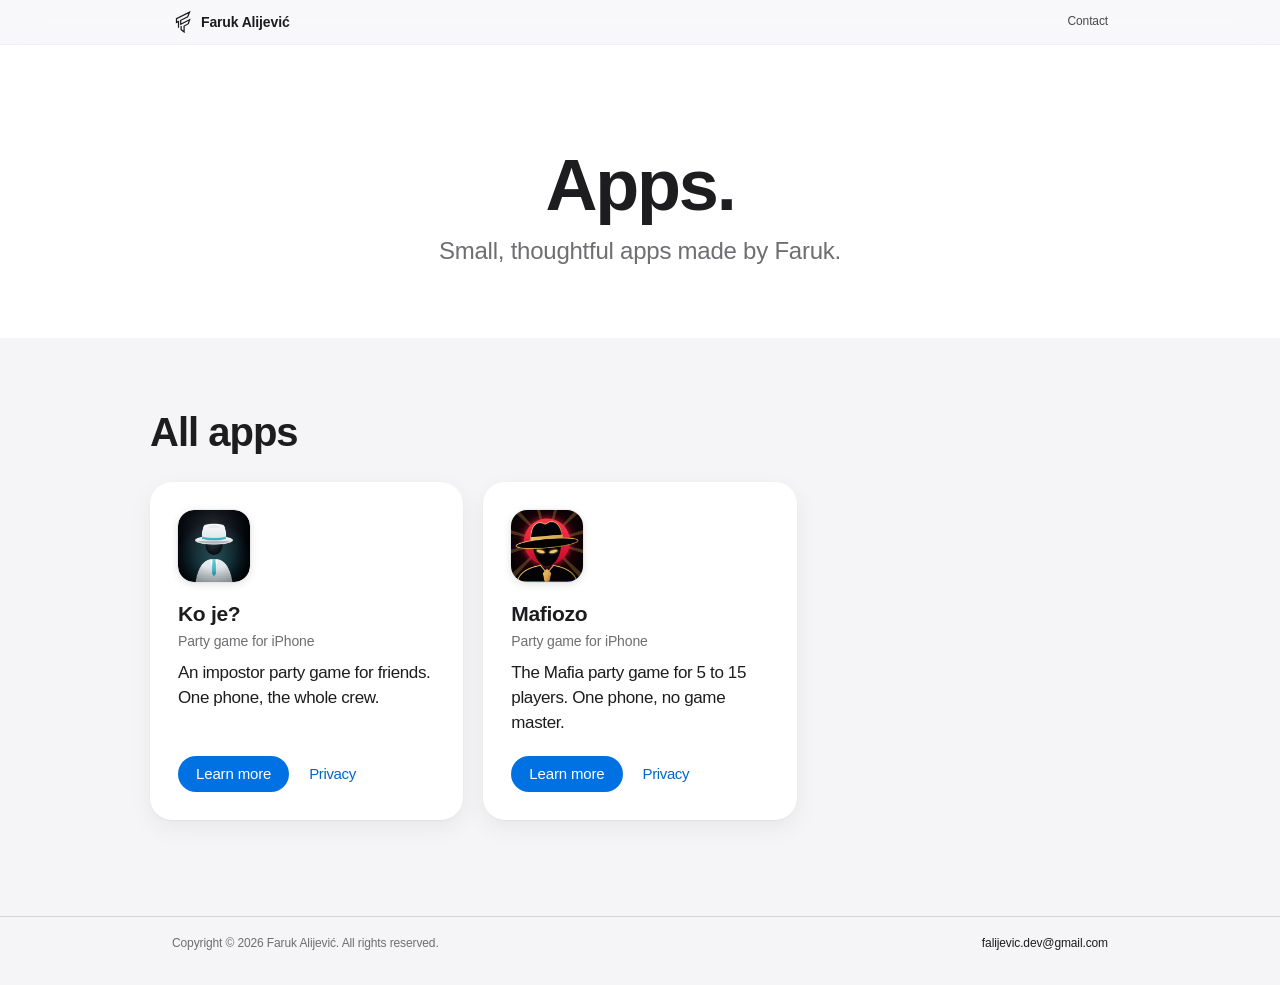
<file: index.html>
<!doctype html>
<html lang="en">
<head>
  <meta charset="utf-8">
  <meta name="viewport" content="width=device-width, initial-scale=1">
  <title>Faruk Alijević | Apps</title>
  <meta name="description" content="Small, thoughtful apps made by Faruk.">
  <meta name="color-scheme" content="light dark">
  <meta name="theme-color" content="#ffffff" media="(prefers-color-scheme: light)">
  <meta name="theme-color" content="#000000" media="(prefers-color-scheme: dark)">
  <link rel="icon" href="favicon.svg?v=1" type="image/svg+xml">
  <link rel="icon" href="favicon-32.png?v=1" sizes="32x32" type="image/png">
  <link rel="apple-touch-icon" href="apple-touch-icon.png?v=1">
  <link rel="stylesheet" href="style.css?v=4">
</head>
<body>
<nav class="globalnav" aria-label="Site">
  <div class="inner">
    <span class="brand"><svg class="logo" viewBox="88 88 460 460" aria-hidden="true"><path d="M224 436V306L182 327V250L455 111L417 209L270 282V366L457 271L430 353L341 402V526L279 477V400"/></svg>Faruk Alijević</span>
    <a href="mailto:falijevic.dev@gmail.com">Contact</a>
  </div>
</nav>

<main>
  <header class="hero">
    <h1>Apps.</h1>
    <p>Small, thoughtful apps made by Faruk.</p>
  </header>

  <section class="section" aria-labelledby="all-apps">
    <div class="inner">
      <h2 id="all-apps">All apps</h2>
      <ul class="apps">
        <li class="app">
          <img src="koje/icon.png" alt="" width="72" height="72">
          <div>
            <h3>Ko je?</h3>
            <p class="meta">Party game for iPhone</p>
            <p class="desc">An impostor party game for friends. One phone, the whole crew.</p>
          </div>
          <div class="links">
            <a class="pill" href="koje/" aria-label="Learn more about Ko je?">Learn more</a>
            <a href="koje/privacy.html" aria-label="Ko je? privacy policy">Privacy</a>
          </div>
        </li>
        <li class="app">
          <img src="mafiozo/icon.png" alt="" width="72" height="72">
          <div>
            <h3>Mafiozo</h3>
            <p class="meta">Party game for iPhone</p>
            <p class="desc">The Mafia party game for 5 to 15 players. One phone, no game master.</p>
          </div>
          <div class="links">
            <a class="pill" href="mafiozo/" aria-label="Learn more about Mafiozo">Learn more</a>
            <a href="mafiozo/privacy.html" aria-label="Mafiozo privacy policy">Privacy</a>
          </div>
        </li>
      </ul>
    </div>
  </section>
</main>

<footer>
  <div class="inner">
    <span>Copyright © 2026 Faruk Alijević. All rights reserved.</span>
    <a href="mailto:falijevic.dev@gmail.com">falijevic.dev@gmail.com</a>
  </div>
</footer>
</body>
</html>
</file>
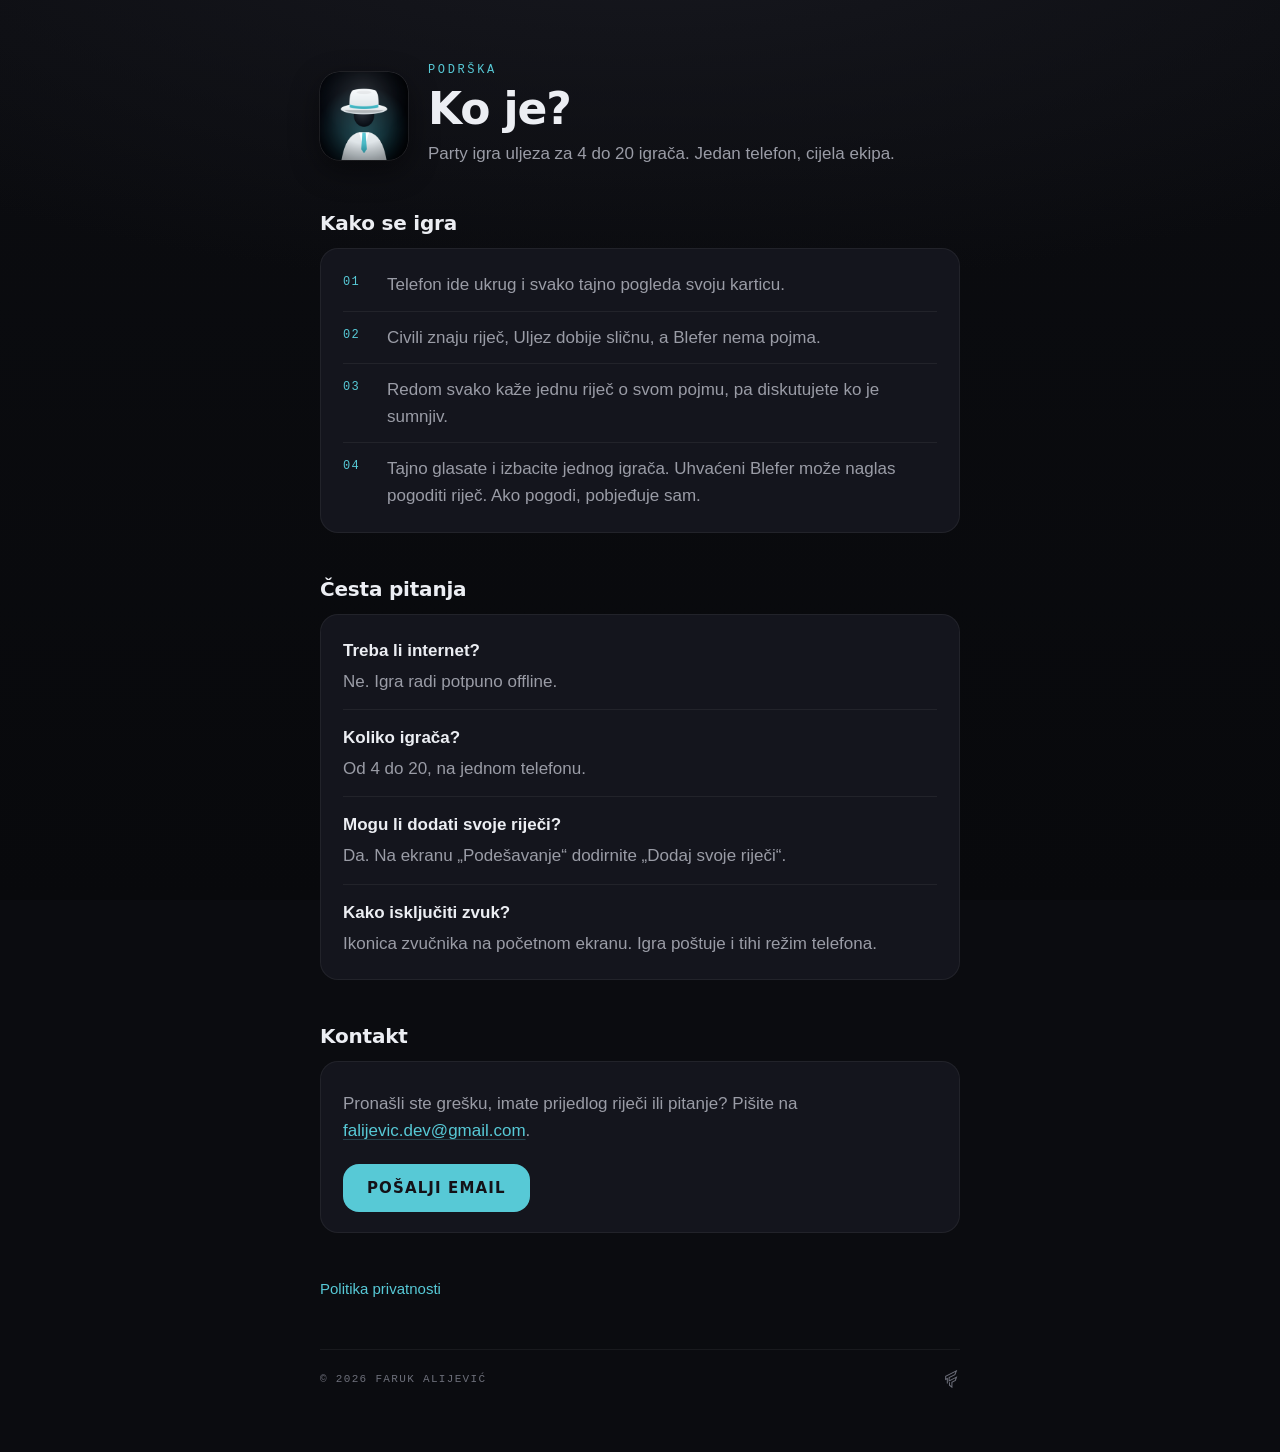
<file: koje/index.html>
<!doctype html>
<html lang="bs">
<head>
  <meta charset="utf-8">
  <meta name="viewport" content="width=device-width, initial-scale=1">
  <title>Ko je? | Podrška</title>
  <meta name="description" content="Ko je? Party igra uljeza za ekipu. Pomoć, pravila i kontakt.">
  <meta name="color-scheme" content="dark">
  <meta name="theme-color" content="#0b0c10">
  <link rel="icon" href="icon.png">
  <link rel="stylesheet" href="style.css?v=4">
</head>
<body>
<main>
  <header class="hero">
    <img src="icon.png" alt="" width="88" height="88">
    <div>
      <div class="kicker">Podrška</div>
      <h1>Ko je?</h1>
      <p class="lede">Party igra uljeza za 4 do 20 igrača. Jedan telefon, cijela ekipa.</p>
    </div>
  </header>

  <section aria-labelledby="pravila">
    <h2 id="pravila">Kako se igra</h2>
    <div class="card">
      <ol class="steps">
        <li><p>Telefon ide ukrug i svako tajno pogleda svoju karticu.</p></li>
        <li><p>Civili znaju riječ, Uljez dobije sličnu, a Blefer nema pojma.</p></li>
        <li><p>Redom svako kaže jednu riječ o svom pojmu, pa diskutujete ko je sumnjiv.</p></li>
        <li><p>Tajno glasate i izbacite jednog igrača. Uhvaćeni Blefer može naglas pogoditi riječ. Ako pogodi, pobjeđuje sam.</p></li>
      </ol>
    </div>
  </section>

  <section aria-labelledby="pitanja">
    <h2 id="pitanja">Česta pitanja</h2>
    <div class="card">
      <dl class="faq">
        <div><dt>Treba li internet?</dt><dd>Ne. Igra radi potpuno offline.</dd></div>
        <div><dt>Koliko igrača?</dt><dd>Od 4 do 20, na jednom telefonu.</dd></div>
        <div><dt>Mogu li dodati svoje riječi?</dt><dd>Da. Na ekranu „Podešavanje“ dodirnite „Dodaj svoje riječi“.</dd></div>
        <div><dt>Kako isključiti zvuk?</dt><dd>Ikonica zvučnika na početnom ekranu. Igra poštuje i tihi režim telefona.</dd></div>
      </dl>
    </div>
  </section>

  <section aria-labelledby="kontakt">
    <h2 id="kontakt">Kontakt</h2>
    <div class="card">
      <p>Pronašli ste grešku, imate prijedlog riječi ili pitanje? Pišite na
        <a href="mailto:falijevic.dev@gmail.com">falijevic.dev@gmail.com</a>.</p>
      <a class="button" href="mailto:falijevic.dev@gmail.com">Pošalji email</a>
    </div>
  </section>

  <nav class="pagenav" aria-label="Stranice">
    <a href="privacy.html">Politika privatnosti</a>
  </nav>
  <footer>
    <span>© 2026 Faruk Alijević</span>
    <a class="home" href="../" aria-label="Sve aplikacije" title="Sve aplikacije"><svg viewBox="88 88 460 460" aria-hidden="true"><path d="M224 436V306L182 327V250L455 111L417 209L270 282V366L457 271L430 353L341 402V526L279 477V400"/></svg></a>
  </footer>
</main>
</body>
</html>
</file>
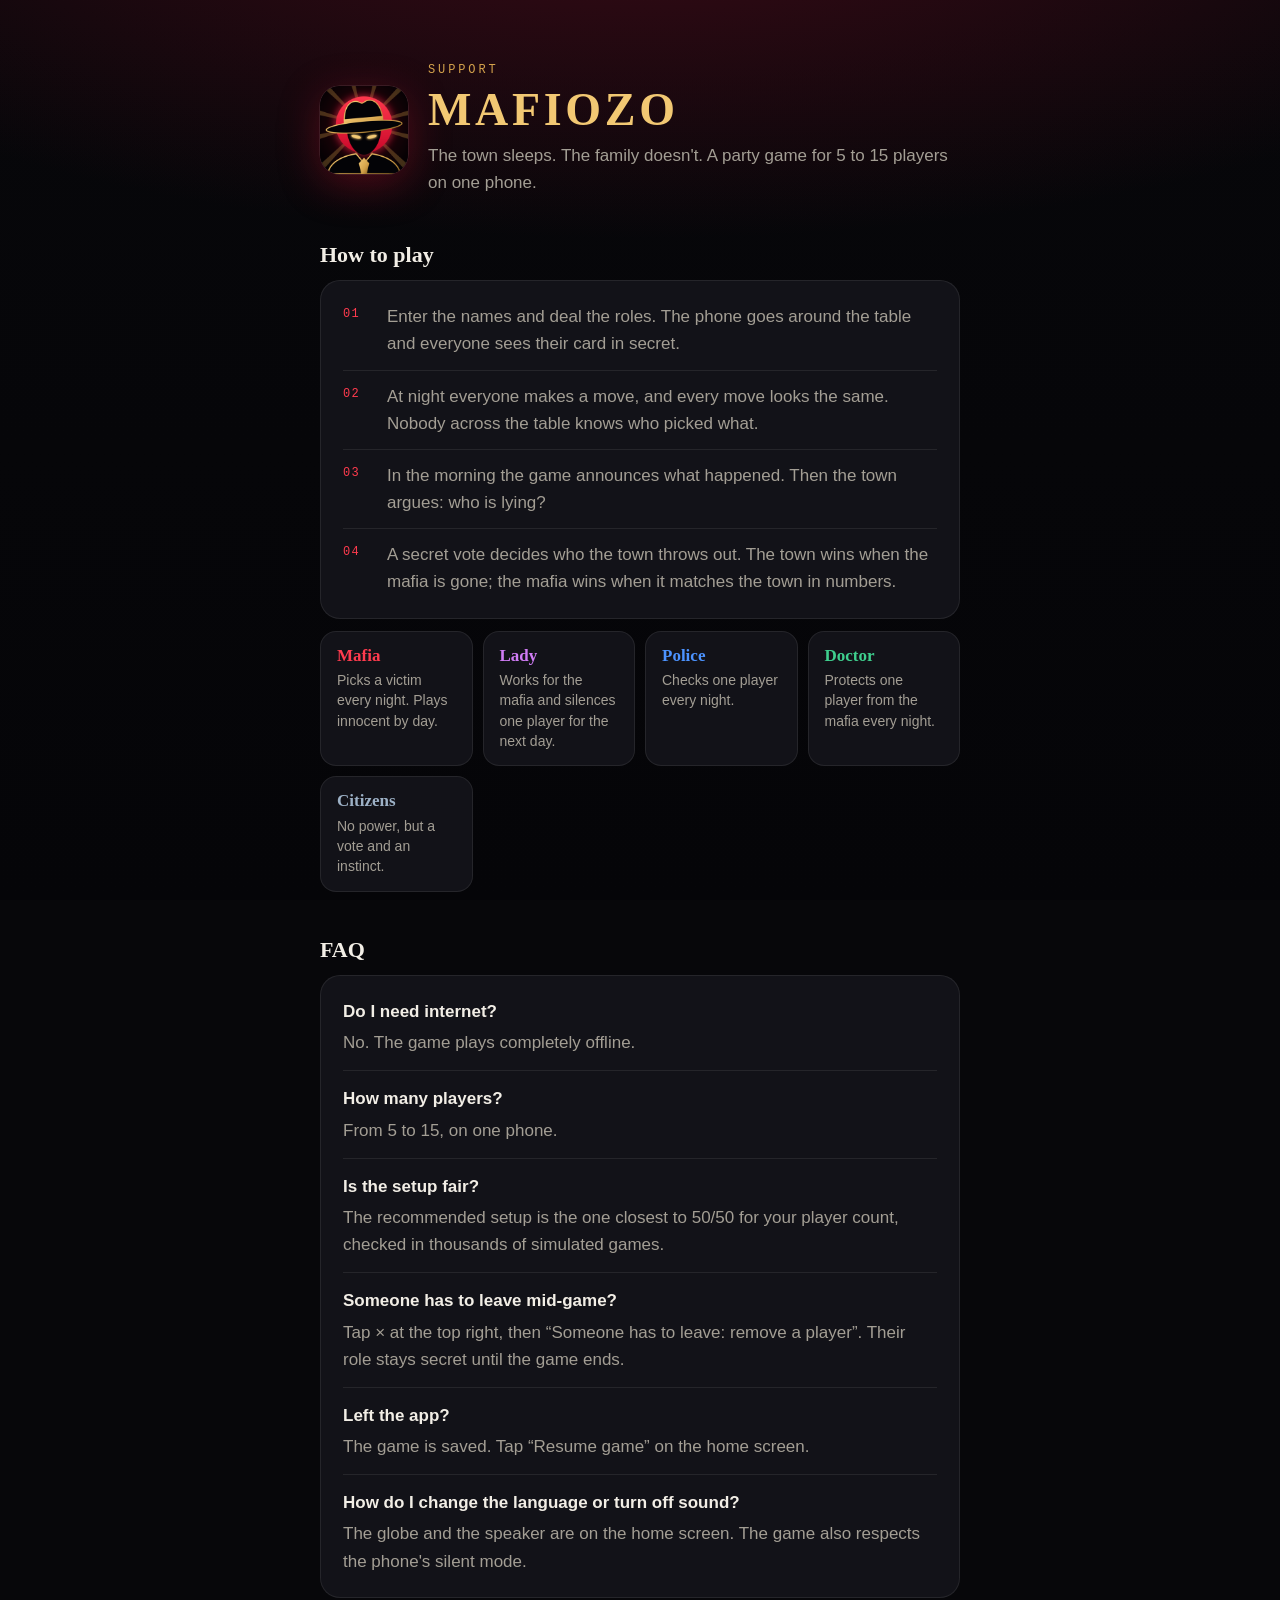
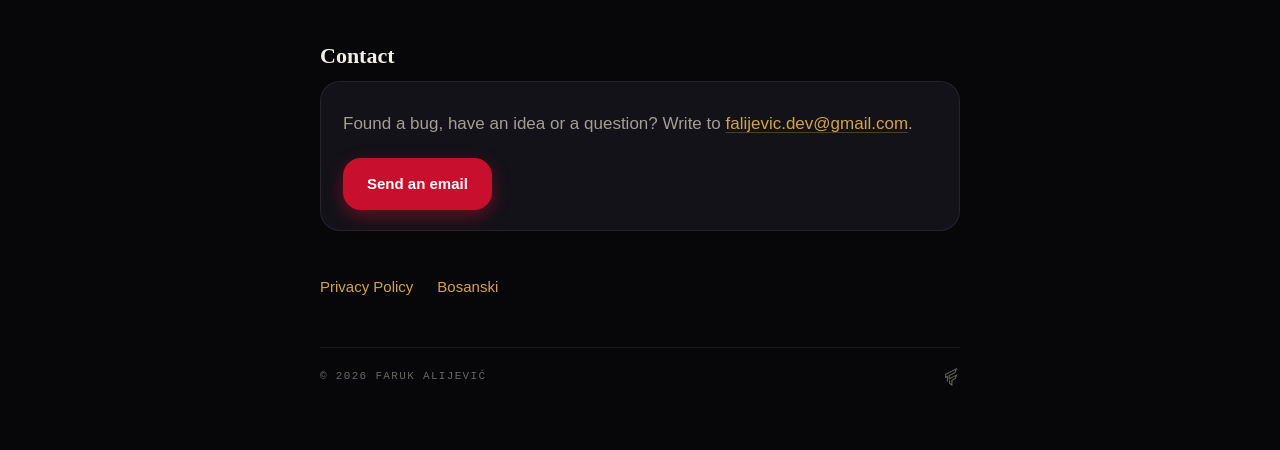
<file: mafiozo/index.html>
<!doctype html>
<html lang="en">
<head>
  <meta charset="utf-8">
  <meta name="viewport" content="width=device-width, initial-scale=1">
  <title>Mafiozo | Support</title>
  <meta name="description" content="Mafiozo, the mafia party game for your crew on one phone. Rules, help and contact.">
  <meta name="color-scheme" content="dark">
  <meta name="theme-color" content="#07070a">
  <link rel="alternate" hreflang="en" href="https://falijevic.github.io/mafiozo/">
  <link rel="alternate" hreflang="bs" href="https://falijevic.github.io/mafiozo/bs/">
  <link rel="alternate" hreflang="x-default" href="https://falijevic.github.io/mafiozo/">
  <link rel="icon" href="icon.png">
  <link rel="stylesheet" href="style.css?v=1">
</head>
<body>
<main>
  <header class="hero">
    <img src="icon.png" alt="" width="88" height="88">
    <div>
      <div class="kicker">Support</div>
      <h1>Mafiozo</h1>
      <p class="lede">The town sleeps. The family doesn't. A party game for 5 to 15 players on one phone.</p>
    </div>
  </header>

  <section aria-labelledby="rules">
    <h2 id="rules">How to play</h2>
    <div class="card">
      <ol class="steps">
        <li><p>Enter the names and deal the roles. The phone goes around the table and everyone sees their card in secret.</p></li>
        <li><p>At night everyone makes a move, and every move looks the same. Nobody across the table knows who picked what.</p></li>
        <li><p>In the morning the game announces what happened. Then the town argues: who is lying?</p></li>
        <li><p>A secret vote decides who the town throws out. The town wins when the mafia is gone; the mafia wins when it matches the town in numbers.</p></li>
      </ol>
    </div>
    <ul class="roles">
      <li class="mafia"><strong>Mafia</strong><span>Picks a victim every night. Plays innocent by day.</span></li>
      <li class="lady"><strong>Lady</strong><span>Works for the mafia and silences one player for the next day.</span></li>
      <li class="police"><strong>Police</strong><span>Checks one player every night.</span></li>
      <li class="doctor"><strong>Doctor</strong><span>Protects one player from the mafia every night.</span></li>
      <li class="citizen"><strong>Citizens</strong><span>No power, but a vote and an instinct.</span></li>
    </ul>
  </section>

  <section aria-labelledby="faq">
    <h2 id="faq">FAQ</h2>
    <div class="card">
      <dl class="faq">
        <div><dt>Do I need internet?</dt><dd>No. The game plays completely offline.</dd></div>
        <div><dt>How many players?</dt><dd>From 5 to 15, on one phone.</dd></div>
        <div><dt>Is the setup fair?</dt><dd>The recommended setup is the one closest to 50/50 for your player count, checked in thousands of simulated games.</dd></div>
        <div><dt>Someone has to leave mid-game?</dt><dd>Tap × at the top right, then “Someone has to leave: remove a player”. Their role stays secret until the game ends.</dd></div>
        <div><dt>Left the app?</dt><dd>The game is saved. Tap “Resume game” on the home screen.</dd></div>
        <div><dt>How do I change the language or turn off sound?</dt><dd>The globe and the speaker are on the home screen. The game also respects the phone's silent mode.</dd></div>
      </dl>
    </div>
  </section>

  <section aria-labelledby="contact">
    <h2 id="contact">Contact</h2>
    <div class="card">
      <p>Found a bug, have an idea or a question? Write to
        <a href="mailto:falijevic.dev@gmail.com">falijevic.dev@gmail.com</a>.</p>
      <a class="button" href="mailto:falijevic.dev@gmail.com">Send an email</a>
    </div>
  </section>

  <nav class="pagenav" aria-label="Pages">
    <a href="privacy.html">Privacy Policy</a>
    <a href="bs/" hreflang="bs" lang="bs">Bosanski</a>
  </nav>
  <footer>
    <span>© 2026 Faruk Alijević</span>
    <a class="home" href="../" aria-label="All apps" title="All apps"><svg viewBox="88 88 460 460" aria-hidden="true"><path d="M224 436V306L182 327V250L455 111L417 209L270 282V366L457 271L430 353L341 402V526L279 477V400"/></svg></a>
  </footer>
</main>
</body>
</html>
</file>
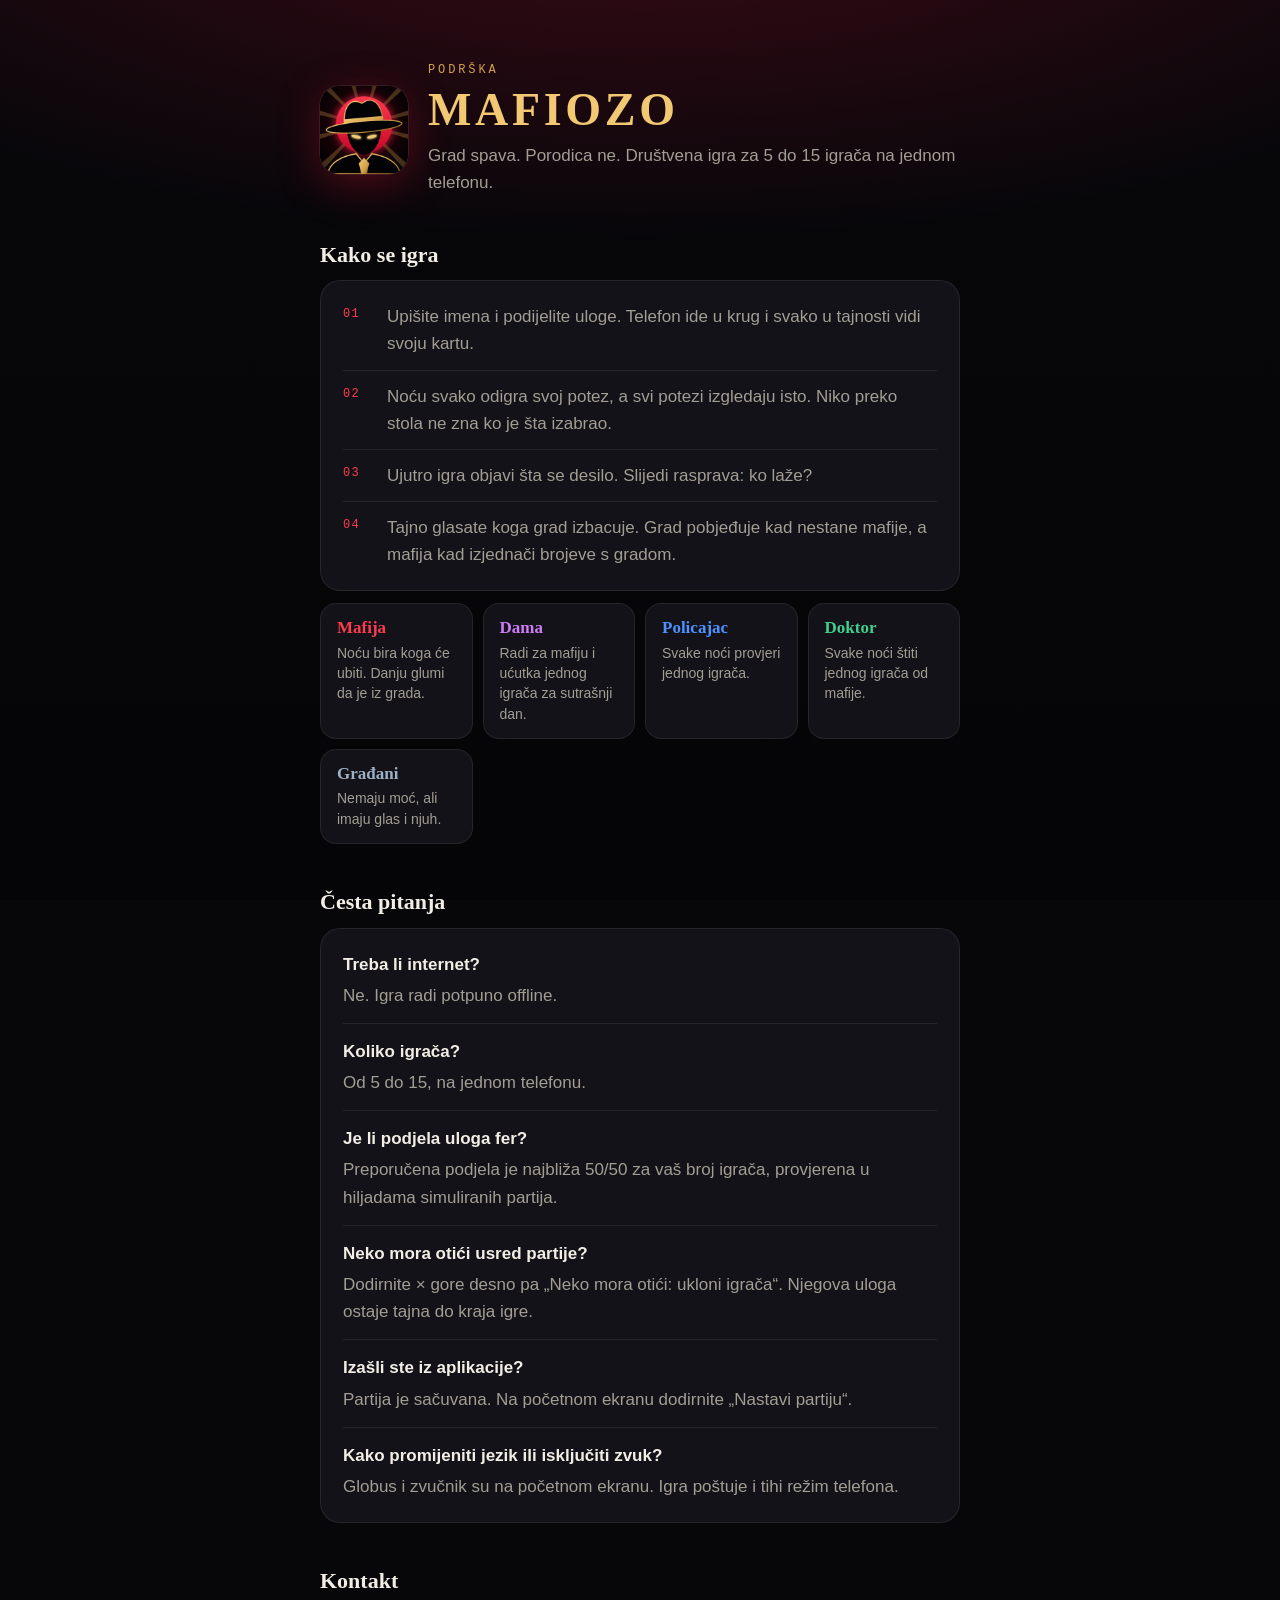
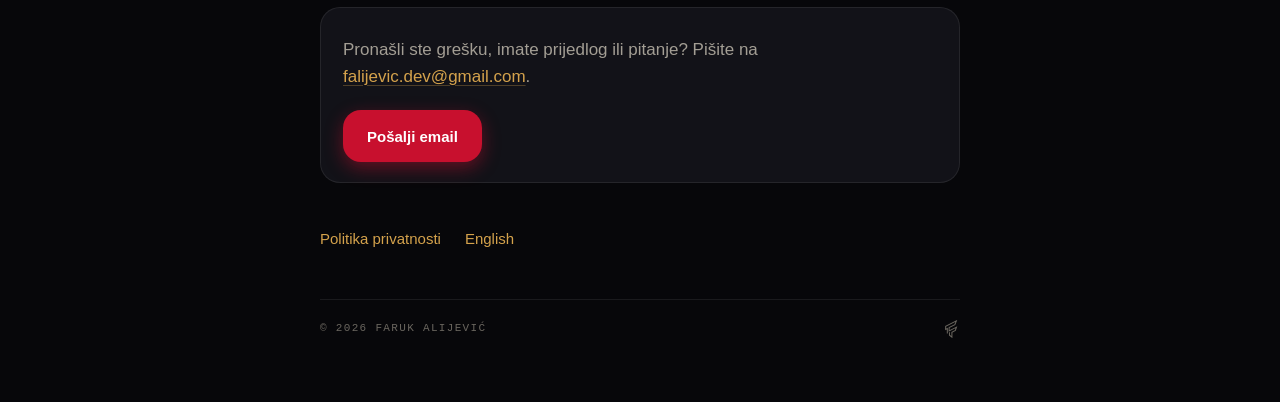
<file: mafiozo/bs/index.html>
<!doctype html>
<html lang="bs">
<head>
  <meta charset="utf-8">
  <meta name="viewport" content="width=device-width, initial-scale=1">
  <title>Mafiozo | Podrška</title>
  <meta name="description" content="Mafiozo, društvena igra mafije za ekipu na jednom telefonu. Pravila, pomoć i kontakt.">
  <meta name="color-scheme" content="dark">
  <meta name="theme-color" content="#07070a">
  <link rel="alternate" hreflang="en" href="https://falijevic.github.io/mafiozo/">
  <link rel="alternate" hreflang="bs" href="https://falijevic.github.io/mafiozo/bs/">
  <link rel="alternate" hreflang="x-default" href="https://falijevic.github.io/mafiozo/">
  <link rel="icon" href="../icon.png">
  <link rel="stylesheet" href="../style.css?v=1">
</head>
<body>
<main>
  <header class="hero">
    <img src="../icon.png" alt="" width="88" height="88">
    <div>
      <div class="kicker">Podrška</div>
      <h1>Mafiozo</h1>
      <p class="lede">Grad spava. Porodica ne. Društvena igra za 5 do 15 igrača na jednom telefonu.</p>
    </div>
  </header>

  <section aria-labelledby="pravila">
    <h2 id="pravila">Kako se igra</h2>
    <div class="card">
      <ol class="steps">
        <li><p>Upišite imena i podijelite uloge. Telefon ide u krug i svako u tajnosti vidi svoju kartu.</p></li>
        <li><p>Noću svako odigra svoj potez, a svi potezi izgledaju isto. Niko preko stola ne zna ko je šta izabrao.</p></li>
        <li><p>Ujutro igra objavi šta se desilo. Slijedi rasprava: ko laže?</p></li>
        <li><p>Tajno glasate koga grad izbacuje. Grad pobjeđuje kad nestane mafije, a mafija kad izjednači brojeve s gradom.</p></li>
      </ol>
    </div>
    <ul class="roles">
      <li class="mafia"><strong>Mafija</strong><span>Noću bira koga će ubiti. Danju glumi da je iz grada.</span></li>
      <li class="lady"><strong>Dama</strong><span>Radi za mafiju i ućutka jednog igrača za sutrašnji dan.</span></li>
      <li class="police"><strong>Policajac</strong><span>Svake noći provjeri jednog igrača.</span></li>
      <li class="doctor"><strong>Doktor</strong><span>Svake noći štiti jednog igrača od mafije.</span></li>
      <li class="citizen"><strong>Građani</strong><span>Nemaju moć, ali imaju glas i njuh.</span></li>
    </ul>
  </section>

  <section aria-labelledby="pitanja">
    <h2 id="pitanja">Česta pitanja</h2>
    <div class="card">
      <dl class="faq">
        <div><dt>Treba li internet?</dt><dd>Ne. Igra radi potpuno offline.</dd></div>
        <div><dt>Koliko igrača?</dt><dd>Od 5 do 15, na jednom telefonu.</dd></div>
        <div><dt>Je li podjela uloga fer?</dt><dd>Preporučena podjela je najbliža 50/50 za vaš broj igrača, provjerena u hiljadama simuliranih partija.</dd></div>
        <div><dt>Neko mora otići usred partije?</dt><dd>Dodirnite × gore desno pa „Neko mora otići: ukloni igrača“. Njegova uloga ostaje tajna do kraja igre.</dd></div>
        <div><dt>Izašli ste iz aplikacije?</dt><dd>Partija je sačuvana. Na početnom ekranu dodirnite „Nastavi partiju“.</dd></div>
        <div><dt>Kako promijeniti jezik ili isključiti zvuk?</dt><dd>Globus i zvučnik su na početnom ekranu. Igra poštuje i tihi režim telefona.</dd></div>
      </dl>
    </div>
  </section>

  <section aria-labelledby="kontakt">
    <h2 id="kontakt">Kontakt</h2>
    <div class="card">
      <p>Pronašli ste grešku, imate prijedlog ili pitanje? Pišite na
        <a href="mailto:falijevic.dev@gmail.com">falijevic.dev@gmail.com</a>.</p>
      <a class="button" href="mailto:falijevic.dev@gmail.com">Pošalji email</a>
    </div>
  </section>

  <nav class="pagenav" aria-label="Stranice">
    <a href="privacy.html">Politika privatnosti</a>
    <a href="../" hreflang="en" lang="en">English</a>
  </nav>
  <footer>
    <span>© 2026 Faruk Alijević</span>
    <a class="home" href="../../" aria-label="Sve aplikacije" title="Sve aplikacije"><svg viewBox="88 88 460 460" aria-hidden="true"><path d="M224 436V306L182 327V250L455 111L417 209L270 282V366L457 271L430 353L341 402V526L279 477V400"/></svg></a>
  </footer>
</main>
</body>
</html>
</file>
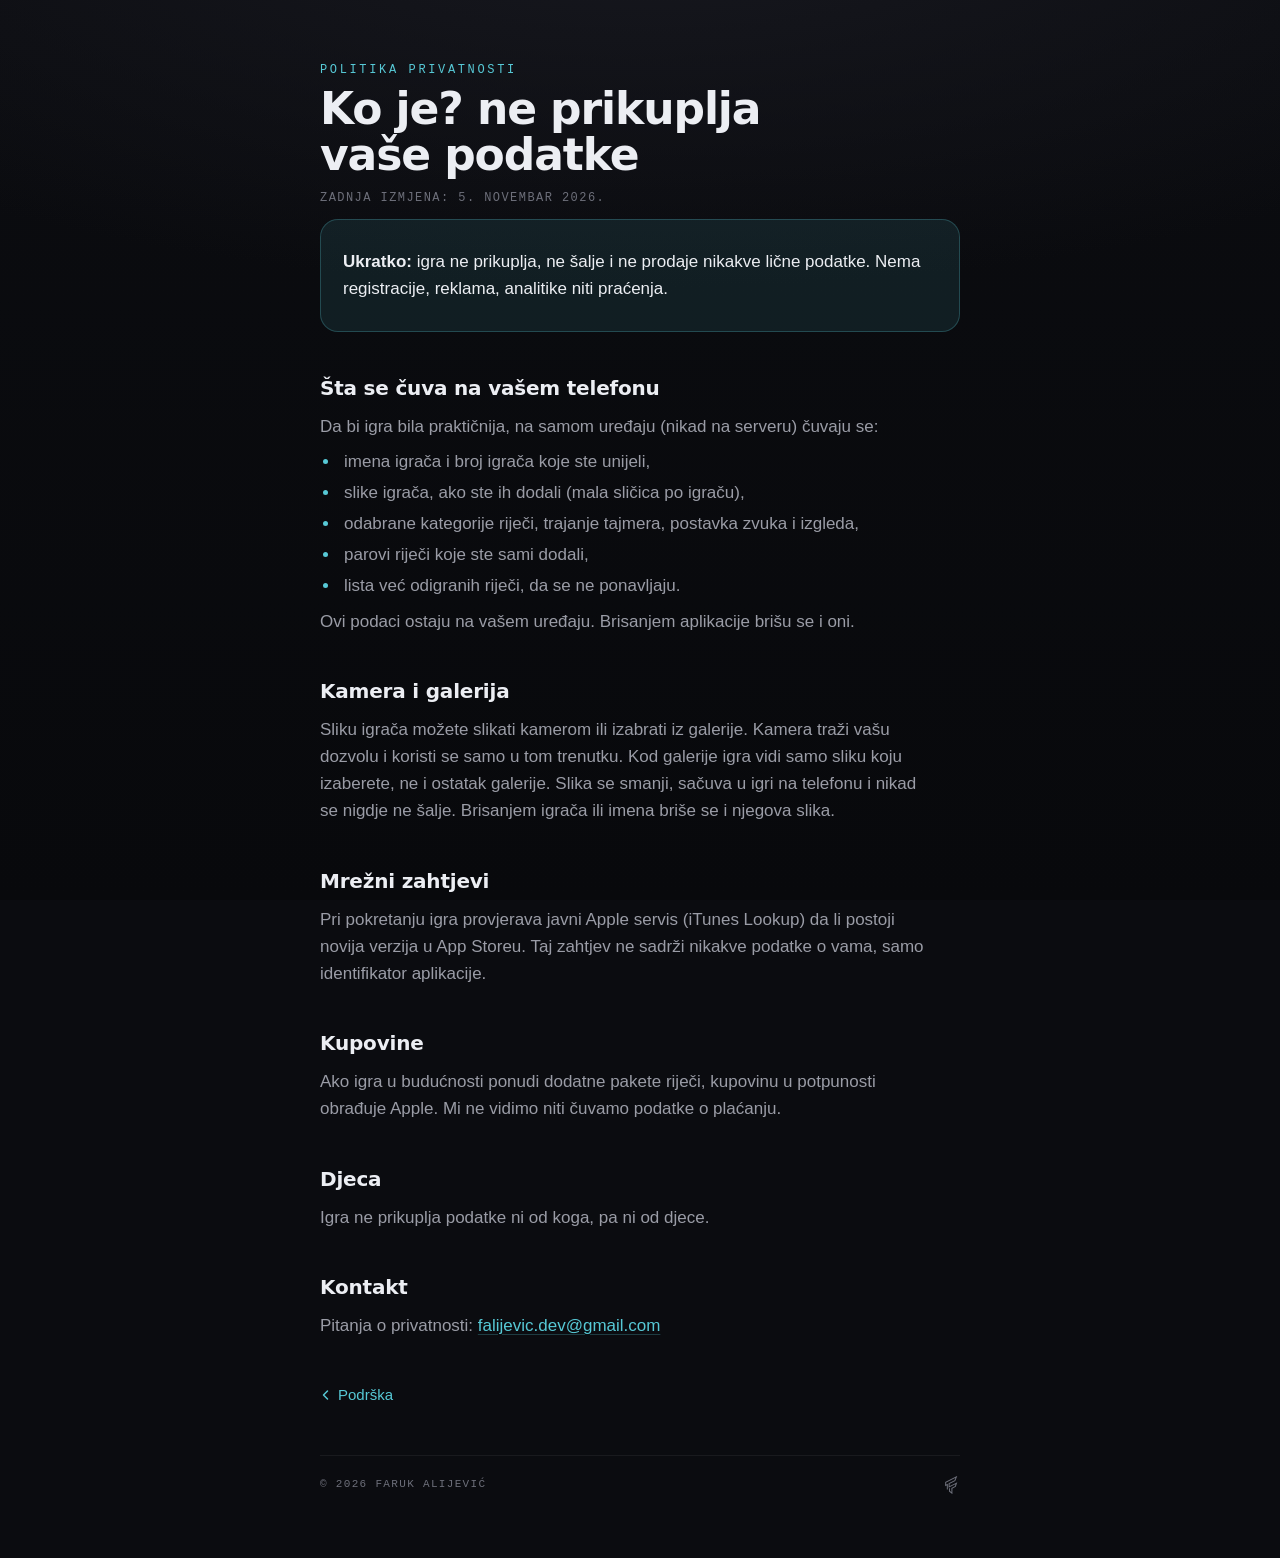
<file: koje/privacy.html>
<!doctype html>
<html lang="bs">
<head>
  <meta charset="utf-8">
  <meta name="viewport" content="width=device-width, initial-scale=1">
  <title>Ko je? | Privatnost</title>
  <meta name="description" content="Politika privatnosti za igru Ko je?">
  <meta name="color-scheme" content="dark">
  <meta name="theme-color" content="#0b0c10">
  <link rel="icon" href="icon.png">
  <link rel="stylesheet" href="style.css?v=4">
</head>
<body>
<main>
  <header>
    <div class="kicker">Politika privatnosti</div>
    <h1>Ko je? ne prikuplja vaše podatke</h1>
    <p class="updated">Zadnja izmjena: 5. novembar 2026.</p>
  </header>

  <div class="card soft">
    <p><strong>Ukratko:</strong> igra ne prikuplja, ne šalje i ne prodaje nikakve lične podatke. Nema registracije, reklama, analitike niti praćenja.</p>
  </div>

  <section aria-labelledby="uredjaj">
    <h2 id="uredjaj">Šta se čuva na vašem telefonu</h2>
    <p>Da bi igra bila praktičnija, na samom uređaju (nikad na serveru) čuvaju se:</p>
    <ul class="plain">
      <li>imena igrača i broj igrača koje ste unijeli,</li>
      <li>slike igrača, ako ste ih dodali (mala sličica po igraču),</li>
      <li>odabrane kategorije riječi, trajanje tajmera, postavka zvuka i izgleda,</li>
      <li>parovi riječi koje ste sami dodali,</li>
      <li>lista već odigranih riječi, da se ne ponavljaju.</li>
    </ul>
    <p>Ovi podaci ostaju na vašem uređaju. Brisanjem aplikacije brišu se i oni.</p>
  </section>

  <section aria-labelledby="slike">
    <h2 id="slike">Kamera i galerija</h2>
    <p>Sliku igrača možete slikati kamerom ili izabrati iz galerije. Kamera traži vašu dozvolu i koristi se samo u tom trenutku. Kod galerije igra vidi samo sliku koju izaberete, ne i ostatak galerije. Slika se smanji, sačuva u igri na telefonu i nikad se nigdje ne šalje. Brisanjem igrača ili imena briše se i njegova slika.</p>
  </section>

  <section aria-labelledby="mreza">
    <h2 id="mreza">Mrežni zahtjevi</h2>
    <p>Pri pokretanju igra provjerava javni Apple servis (iTunes Lookup) da li postoji novija verzija u App Storeu. Taj zahtjev ne sadrži nikakve podatke o vama, samo identifikator aplikacije.</p>
  </section>

  <section aria-labelledby="kupovine">
    <h2 id="kupovine">Kupovine</h2>
    <p>Ako igra u budućnosti ponudi dodatne pakete riječi, kupovinu u potpunosti obrađuje Apple. Mi ne vidimo niti čuvamo podatke o plaćanju.</p>
  </section>

  <section aria-labelledby="djeca">
    <h2 id="djeca">Djeca</h2>
    <p>Igra ne prikuplja podatke ni od koga, pa ni od djece.</p>
  </section>

  <section aria-labelledby="kontakt">
    <h2 id="kontakt">Kontakt</h2>
    <p>Pitanja o privatnosti: <a href="mailto:falijevic.dev@gmail.com">falijevic.dev@gmail.com</a></p>
  </section>

  <nav class="pagenav" aria-label="Stranice">
    <a href="index.html"><svg viewBox="0 0 12 12" aria-hidden="true"><path d="M7.5 2 3.5 6l4 4" fill="none" stroke="currentColor" stroke-width="1.5" stroke-linecap="round" stroke-linejoin="round"/></svg>Podrška</a>
  </nav>
  <footer>
    <span>© 2026 Faruk Alijević</span>
    <a class="home" href="../" aria-label="Sve aplikacije" title="Sve aplikacije"><svg viewBox="88 88 460 460" aria-hidden="true"><path d="M224 436V306L182 327V250L455 111L417 209L270 282V366L457 271L430 353L341 402V526L279 477V400"/></svg></a>
  </footer>
</main>
</body>
</html>
</file>
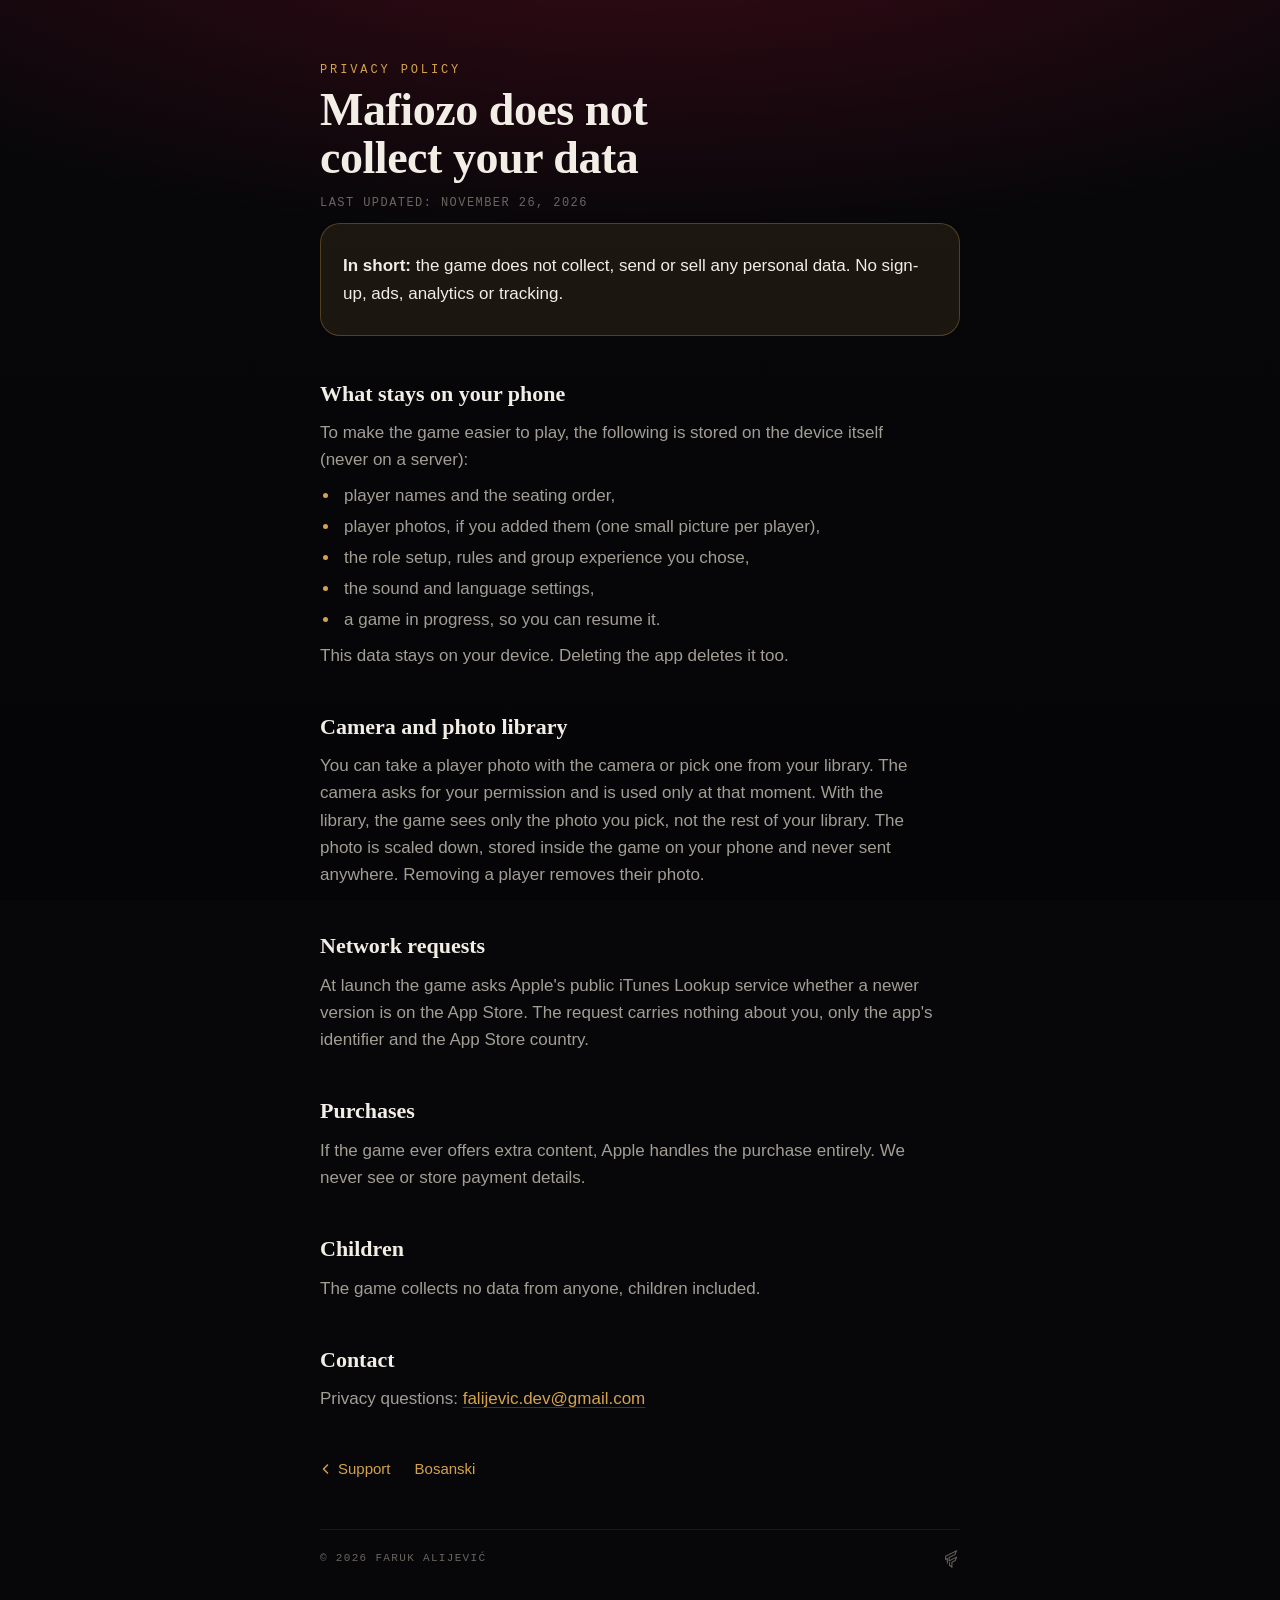
<file: mafiozo/privacy.html>
<!doctype html>
<html lang="en">
<head>
  <meta charset="utf-8">
  <meta name="viewport" content="width=device-width, initial-scale=1">
  <title>Mafiozo | Privacy</title>
  <meta name="description" content="Privacy policy for the Mafiozo game.">
  <meta name="color-scheme" content="dark">
  <meta name="theme-color" content="#07070a">
  <link rel="alternate" hreflang="en" href="https://falijevic.github.io/mafiozo/privacy.html">
  <link rel="alternate" hreflang="bs" href="https://falijevic.github.io/mafiozo/bs/privacy.html">
  <link rel="alternate" hreflang="x-default" href="https://falijevic.github.io/mafiozo/privacy.html">
  <link rel="icon" href="icon.png">
  <link rel="stylesheet" href="style.css?v=1">
</head>
<body>
<main>
  <header>
    <div class="kicker">Privacy Policy</div>
    <h1>Mafiozo does not collect your data</h1>
    <p class="updated">Last updated: November 26, 2026</p>
  </header>

  <div class="card soft">
    <p><strong>In short:</strong> the game does not collect, send or sell any personal data. No sign-up, ads, analytics or tracking.</p>
  </div>

  <section aria-labelledby="device">
    <h2 id="device">What stays on your phone</h2>
    <p>To make the game easier to play, the following is stored on the device itself (never on a server):</p>
    <ul class="plain">
      <li>player names and the seating order,</li>
      <li>player photos, if you added them (one small picture per player),</li>
      <li>the role setup, rules and group experience you chose,</li>
      <li>the sound and language settings,</li>
      <li>a game in progress, so you can resume it.</li>
    </ul>
    <p>This data stays on your device. Deleting the app deletes it too.</p>
  </section>

  <section aria-labelledby="photos">
    <h2 id="photos">Camera and photo library</h2>
    <p>You can take a player photo with the camera or pick one from your library. The camera asks for your permission and is used only at that moment. With the library, the game sees only the photo you pick, not the rest of your library. The photo is scaled down, stored inside the game on your phone and never sent anywhere. Removing a player removes their photo.</p>
  </section>

  <section aria-labelledby="network">
    <h2 id="network">Network requests</h2>
    <p>At launch the game asks Apple's public iTunes Lookup service whether a newer version is on the App Store. The request carries nothing about you, only the app's identifier and the App Store country.</p>
  </section>

  <section aria-labelledby="purchases">
    <h2 id="purchases">Purchases</h2>
    <p>If the game ever offers extra content, Apple handles the purchase entirely. We never see or store payment details.</p>
  </section>

  <section aria-labelledby="children">
    <h2 id="children">Children</h2>
    <p>The game collects no data from anyone, children included.</p>
  </section>

  <section aria-labelledby="contact">
    <h2 id="contact">Contact</h2>
    <p>Privacy questions: <a href="mailto:falijevic.dev@gmail.com">falijevic.dev@gmail.com</a></p>
  </section>

  <nav class="pagenav" aria-label="Pages">
    <a href="./"><svg viewBox="0 0 12 12" aria-hidden="true"><path d="M7.5 2 3.5 6l4 4" fill="none" stroke="currentColor" stroke-width="1.5" stroke-linecap="round" stroke-linejoin="round"/></svg>Support</a>
    <a href="bs/privacy.html" hreflang="bs" lang="bs">Bosanski</a>
  </nav>
  <footer>
    <span>© 2026 Faruk Alijević</span>
    <a class="home" href="../" aria-label="All apps" title="All apps"><svg viewBox="88 88 460 460" aria-hidden="true"><path d="M224 436V306L182 327V250L455 111L417 209L270 282V366L457 271L430 353L341 402V526L279 477V400"/></svg></a>
  </footer>
</main>
</body>
</html>
</file>
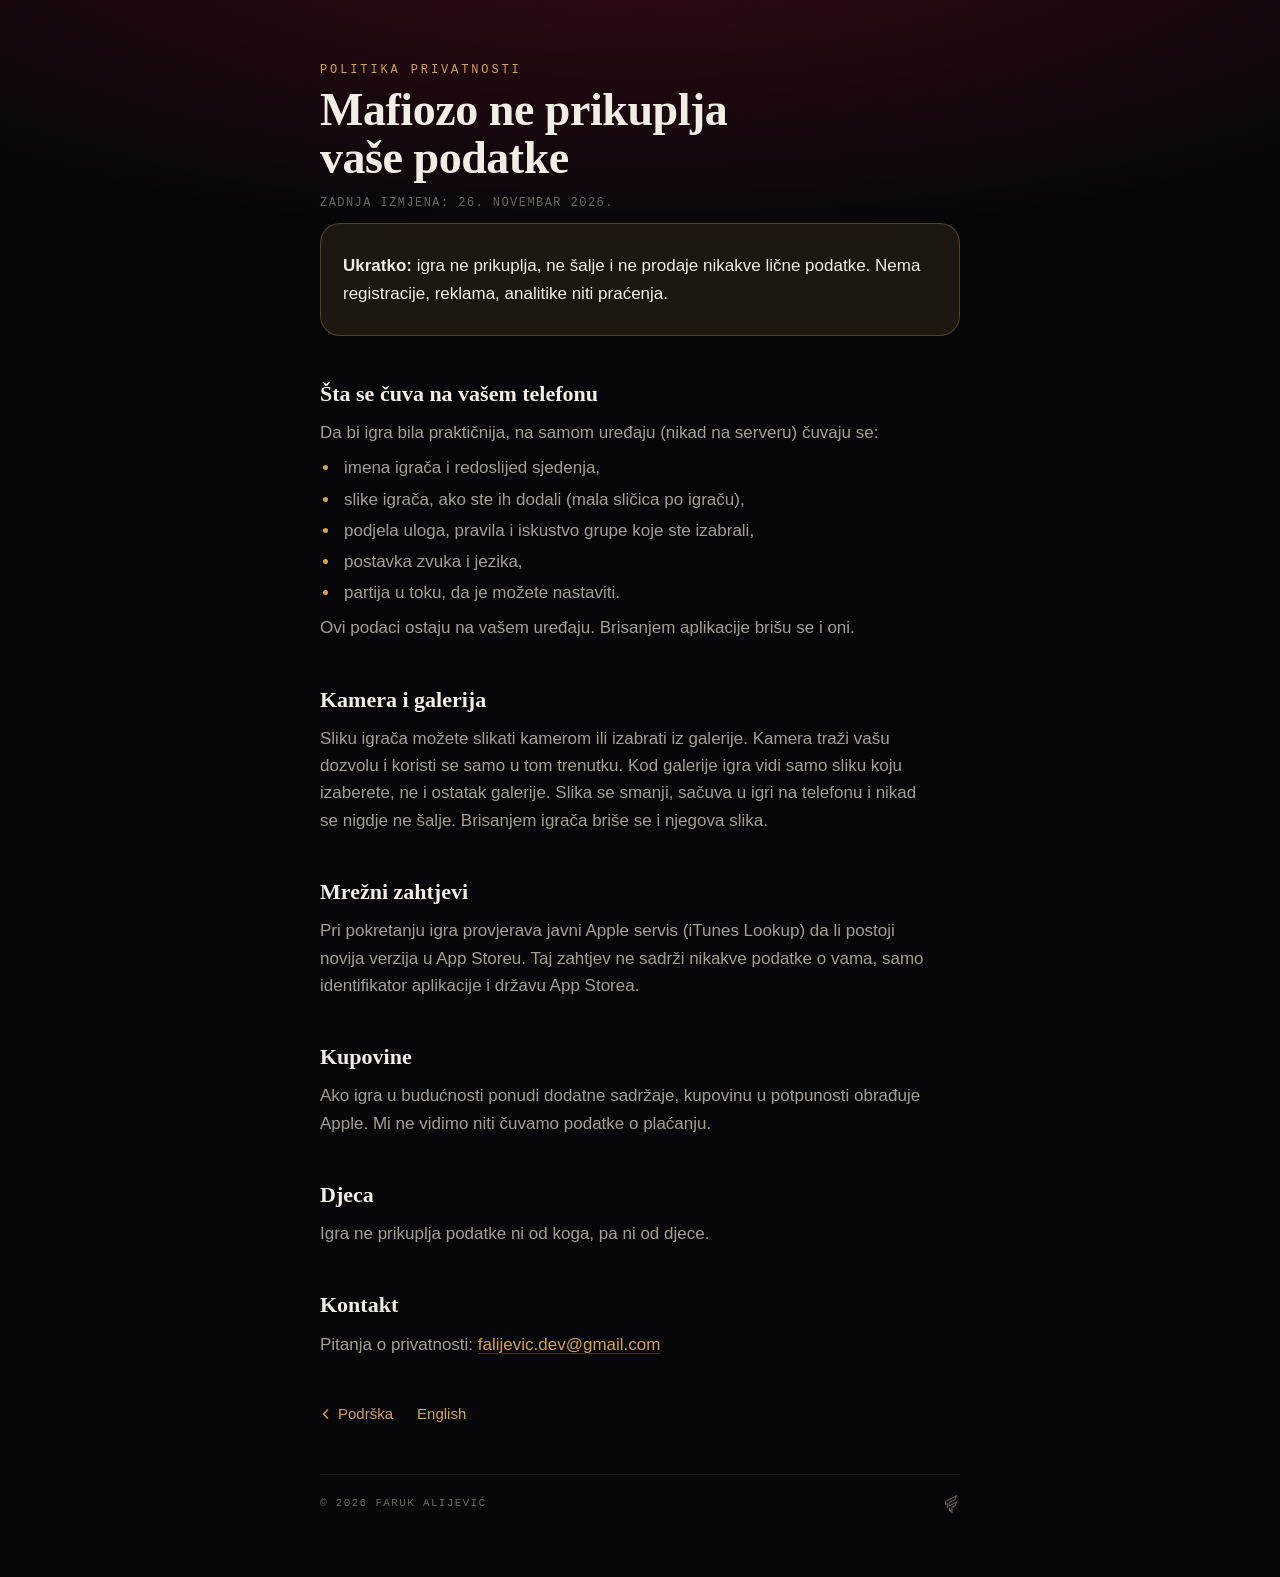
<file: mafiozo/bs/privacy.html>
<!doctype html>
<html lang="bs">
<head>
  <meta charset="utf-8">
  <meta name="viewport" content="width=device-width, initial-scale=1">
  <title>Mafiozo | Privatnost</title>
  <meta name="description" content="Politika privatnosti za igru Mafiozo.">
  <meta name="color-scheme" content="dark">
  <meta name="theme-color" content="#07070a">
  <link rel="alternate" hreflang="en" href="https://falijevic.github.io/mafiozo/privacy.html">
  <link rel="alternate" hreflang="bs" href="https://falijevic.github.io/mafiozo/bs/privacy.html">
  <link rel="alternate" hreflang="x-default" href="https://falijevic.github.io/mafiozo/privacy.html">
  <link rel="icon" href="../icon.png">
  <link rel="stylesheet" href="../style.css?v=1">
</head>
<body>
<main>
  <header>
    <div class="kicker">Politika privatnosti</div>
    <h1>Mafiozo ne prikuplja vaše podatke</h1>
    <p class="updated">Zadnja izmjena: 26. novembar 2026.</p>
  </header>

  <div class="card soft">
    <p><strong>Ukratko:</strong> igra ne prikuplja, ne šalje i ne prodaje nikakve lične podatke. Nema registracije, reklama, analitike niti praćenja.</p>
  </div>

  <section aria-labelledby="uredjaj">
    <h2 id="uredjaj">Šta se čuva na vašem telefonu</h2>
    <p>Da bi igra bila praktičnija, na samom uređaju (nikad na serveru) čuvaju se:</p>
    <ul class="plain">
      <li>imena igrača i redoslijed sjedenja,</li>
      <li>slike igrača, ako ste ih dodali (mala sličica po igraču),</li>
      <li>podjela uloga, pravila i iskustvo grupe koje ste izabrali,</li>
      <li>postavka zvuka i jezika,</li>
      <li>partija u toku, da je možete nastaviti.</li>
    </ul>
    <p>Ovi podaci ostaju na vašem uređaju. Brisanjem aplikacije brišu se i oni.</p>
  </section>

  <section aria-labelledby="slike">
    <h2 id="slike">Kamera i galerija</h2>
    <p>Sliku igrača možete slikati kamerom ili izabrati iz galerije. Kamera traži vašu dozvolu i koristi se samo u tom trenutku. Kod galerije igra vidi samo sliku koju izaberete, ne i ostatak galerije. Slika se smanji, sačuva u igri na telefonu i nikad se nigdje ne šalje. Brisanjem igrača briše se i njegova slika.</p>
  </section>

  <section aria-labelledby="mreza">
    <h2 id="mreza">Mrežni zahtjevi</h2>
    <p>Pri pokretanju igra provjerava javni Apple servis (iTunes Lookup) da li postoji novija verzija u App Storeu. Taj zahtjev ne sadrži nikakve podatke o vama, samo identifikator aplikacije i državu App Storea.</p>
  </section>

  <section aria-labelledby="kupovine">
    <h2 id="kupovine">Kupovine</h2>
    <p>Ako igra u budućnosti ponudi dodatne sadržaje, kupovinu u potpunosti obrađuje Apple. Mi ne vidimo niti čuvamo podatke o plaćanju.</p>
  </section>

  <section aria-labelledby="djeca">
    <h2 id="djeca">Djeca</h2>
    <p>Igra ne prikuplja podatke ni od koga, pa ni od djece.</p>
  </section>

  <section aria-labelledby="kontakt">
    <h2 id="kontakt">Kontakt</h2>
    <p>Pitanja o privatnosti: <a href="mailto:falijevic.dev@gmail.com">falijevic.dev@gmail.com</a></p>
  </section>

  <nav class="pagenav" aria-label="Stranice">
    <a href="./"><svg viewBox="0 0 12 12" aria-hidden="true"><path d="M7.5 2 3.5 6l4 4" fill="none" stroke="currentColor" stroke-width="1.5" stroke-linecap="round" stroke-linejoin="round"/></svg>Podrška</a>
    <a href="../privacy.html" hreflang="en" lang="en">English</a>
  </nav>
  <footer>
    <span>© 2026 Faruk Alijević</span>
    <a class="home" href="../../" aria-label="Sve aplikacije" title="Sve aplikacije"><svg viewBox="88 88 460 460" aria-hidden="true"><path d="M224 436V306L182 327V250L455 111L417 209L270 282V366L457 271L430 353L341 402V526L279 477V400"/></svg></a>
  </footer>
</main>
</body>
</html>
</file>
<file: style.css>
:root {
  --bg: #ffffff;
  --bg-alt: #f5f5f7;
  --surface: #ffffff;
  --text: #1d1d1f;
  --muted: #6e6e73;
  --hairline: rgba(0, 0, 0, 0.12);
  --link: #0066cc;
  --button: #0071e3;
  --button-hover: #0077ed;
  --button-text: #ffffff;
  --nav-bg: rgba(250, 250, 252, 0.72);
  --icon-ring: rgba(0, 0, 0, 0.08);
  --shadow: 0 1px 2px rgba(0, 0, 0, 0.04), 0 8px 24px rgba(0, 0, 0, 0.06);

  --ease-out: cubic-bezier(0.23, 1, 0.32, 1);
  --font-text: -apple-system, BlinkMacSystemFont, "SF Pro Text", "Helvetica Neue", Helvetica, Arial, sans-serif;
  --font-display: -apple-system, BlinkMacSystemFont, "SF Pro Display", "Helvetica Neue", Helvetica, Arial, sans-serif;

  color-scheme: light dark;
}
@media (prefers-color-scheme: dark) {
  :root {
    --bg: #000000;
    --bg-alt: #101012;
    --surface: #1d1d1f;
    --text: #f5f5f7;
    --muted: #a1a1a6;
    --hairline: rgba(255, 255, 255, 0.14);
    --link: #2997ff;
    --button: #0071e3;
    --button-hover: #0a84ff;
    --nav-bg: rgba(22, 22, 23, 0.72);
    --icon-ring: rgba(255, 255, 255, 0.12);
    --shadow: none;
  }
}

* { box-sizing: border-box; }
html, body { margin: 0; }
html { -webkit-text-size-adjust: 100%; }
body {
  background: var(--bg-alt);
  color: var(--text);
  font: 400 1.0625rem/1.47 var(--font-text);
  letter-spacing: -0.022em;
  -webkit-font-smoothing: antialiased;
  text-rendering: optimizeLegibility;
}

::selection { background: color-mix(in srgb, var(--link) 28%, transparent); }

a {
  color: var(--link);
  text-decoration: none;
  text-underline-offset: 0.2em;
  text-decoration-thickness: 1px;
}
a:hover { text-decoration: underline; }
:focus-visible {
  outline: 2px solid var(--link);
  outline-offset: 3px;
  border-radius: 6px;
}

/* Global nav: translucent layer, content scrolls under it */
.globalnav {
  position: sticky; top: 0; z-index: 10;
  background: var(--nav-bg);
  backdrop-filter: saturate(180%) blur(20px);
  -webkit-backdrop-filter: saturate(180%) blur(20px);
  box-shadow: 0 0.5px 0 var(--hairline);
}
.globalnav .inner {
  max-width: 61.25rem; height: 2.75rem; margin: 0 auto; padding: 0 1.375rem;
  display: flex; align-items: center; justify-content: space-between;
}
.globalnav .brand {
  color: var(--text);
  font-size: 0.875rem; font-weight: 600; letter-spacing: -0.01em;
  display: inline-flex; align-items: center; gap: 0.4375rem;
}
.globalnav .logo {
  width: 1.375rem; height: 1.375rem; flex: none;
  fill: none; stroke: currentColor; stroke-width: 26;
  stroke-linejoin: miter; stroke-miterlimit: 10;
}
.globalnav a {
  color: var(--text);
  font-size: 0.75rem; letter-spacing: -0.01em;
  opacity: 0.8;
  transition: opacity 160ms ease;
}
.globalnav a:hover { opacity: 1; text-decoration: none; }

/* Hero */
.hero {
  background: var(--bg);
  text-align: center;
  padding: clamp(3.5rem, 9vw, 6.5rem) 1.375rem clamp(2.75rem, 6vw, 4.5rem);
}
.hero h1 {
  font: 600 clamp(2.75rem, 7vw, 4.5rem)/1.05 var(--font-display);
  letter-spacing: -0.03em;
  margin: 0 0 0.75rem;
  text-wrap: balance;
}
.hero p {
  font: 400 clamp(1.1875rem, 2.4vw, 1.5rem)/1.25 var(--font-display);
  letter-spacing: -0.01em;
  color: var(--muted);
  margin: 0 auto;
  max-width: 32ch;
  text-wrap: balance;
}
.hero > * { animation: arrive 700ms var(--ease-out) both; }
.hero p { animation-delay: 80ms; }
@keyframes arrive {
  from { opacity: 0; transform: translateY(0.5rem); filter: blur(6px); }
}

/* App list */
.section { padding: clamp(3rem, 7vw, 4.5rem) 1.375rem clamp(4rem, 9vw, 6rem); }
.section .inner { max-width: 61.25rem; margin: 0 auto; }
.section h2 {
  font: 600 clamp(1.75rem, 3.6vw, 2.5rem)/1.1 var(--font-display);
  letter-spacing: -0.025em;
  margin: 0 0 1.75rem;
}

.apps {
  list-style: none; margin: 0; padding: 0;
  display: grid; grid-template-columns: repeat(auto-fill, minmax(18.5rem, 1fr)); gap: 1.25rem;
}
.app {
  background: var(--surface);
  border-radius: 1.375rem;
  padding: 1.75rem;
  box-shadow: var(--shadow);
  display: flex; flex-direction: column; gap: 1.25rem;
}
.app img {
  display: block;
  width: 4.5rem; height: 4.5rem;
  border-radius: 22.5%;
  box-shadow: 0 0 0 0.5px var(--icon-ring), 0 2px 8px rgba(0, 0, 0, 0.12);
}
.app h3 {
  font: 600 1.3125rem/1.19 var(--font-display);
  letter-spacing: -0.015em;
  margin: 0 0 0.25rem;
}
.app .meta {
  margin: 0 0 0.625rem;
  font-size: 0.875rem; color: var(--muted); letter-spacing: -0.01em;
}
.app .desc { margin: 0; color: var(--text); font-size: 1.0625rem; max-width: 34ch; }
.app .links {
  display: flex; gap: 1.25rem; align-items: center; flex-wrap: wrap;
  margin-top: auto; font-size: 0.9375rem;
}

.pill {
  display: inline-flex; align-items: center;
  min-height: 2.25rem;
  background: var(--button); color: var(--button-text);
  border-radius: 980px; padding: 0 1.125rem;
  font-size: 0.9375rem; font-weight: 400; letter-spacing: -0.01em;
  transition: background-color 160ms ease, transform 160ms var(--ease-out);
}
.pill:hover { background: var(--button-hover); text-decoration: none; }
.pill:active { transform: scale(0.97); }
.pill:focus-visible { border-radius: 980px; }

/* Footer */
footer { border-top: 1px solid var(--hairline); }
footer .inner {
  max-width: 61.25rem; margin: 0 auto; padding: 1.125rem 1.375rem 2rem;
  font-size: 0.75rem; color: var(--muted); letter-spacing: -0.01em;
  display: flex; justify-content: space-between; gap: 0.75rem; flex-wrap: wrap;
}
footer a { color: var(--text); }

@media (max-width: 734px) {
  .globalnav .inner, .hero, .section, footer .inner { padding-left: 1rem; padding-right: 1rem; }
  .apps { grid-template-columns: 1fr; }
  .app { padding: 1.5rem; }
}

@media (prefers-reduced-motion: reduce) {
  .hero > * { animation: none; }
  .pill { transition: background-color 160ms ease; }
  .pill:active { transform: none; }
}
@media (prefers-reduced-transparency: reduce) {
  .globalnav { background: var(--bg-alt); backdrop-filter: none; -webkit-backdrop-filter: none; }
}
@media (prefers-contrast: more) {
  :root { --muted: var(--text); --hairline: currentColor; }
  .app { box-shadow: 0 0 0 1px var(--text); }
}
</file>
<file: koje/style.css>
/* Ko je? site. Tokens mirror ios/KoJe/Theme (Palette.swift, Typography.swift). */
:root {
  --bg: #0b0c10;
  --bg-top: #17181f;
  --bg-bottom: #08090c;
  --surface: #14151d;
  --surface-raised: #1f2029;
  --border: rgba(255, 255, 255, 0.06);
  --border-strong: rgba(255, 255, 255, 0.14);
  --text: #eceef3;
  --text-secondary: #9a9ca6;
  --text-dim: #6d6f7a;
  --primary: #57c9d6;
  --primary-hover: #7ad9e4;
  --on-primary: #141117;
  --primary-soft: rgba(87, 201, 214, 0.10);
  --primary-soft-border: rgba(87, 201, 214, 0.25);

  --font-display: ui-rounded, "SF Pro Rounded", -apple-system, BlinkMacSystemFont, system-ui, sans-serif;
  --font-body: -apple-system, BlinkMacSystemFont, "SF Pro Text", "Segoe UI", Roboto, sans-serif;
  --font-mono: ui-monospace, "SF Mono", Menlo, monospace;
  --ease-out: cubic-bezier(0.23, 1, 0.32, 1);

  color-scheme: dark;
}

* { box-sizing: border-box; }
html, body { margin: 0; }
html { -webkit-text-size-adjust: 100%; }
body {
  min-height: 100vh;
  background:
    radial-gradient(120% 60% at 50% -10%, var(--bg-top) 0, transparent 70%) fixed,
    linear-gradient(180deg, var(--bg) 0, var(--bg-bottom) 100%) fixed,
    var(--bg);
  color: var(--text);
  font: 400 1.0625rem/1.6 var(--font-body);
  -webkit-font-smoothing: antialiased;
}

::selection { background: rgba(87, 201, 214, 0.3); color: var(--text); }

a {
  color: var(--primary);
  text-decoration-color: var(--primary-soft-border);
  text-underline-offset: 0.2em;
  text-decoration-thickness: 1px;
  transition: color 160ms ease, text-decoration-color 160ms ease;
}
a:hover { color: var(--primary-hover); text-decoration-color: currentColor; }
:focus-visible { outline: 2px solid var(--primary); outline-offset: 3px; border-radius: 6px; }

main { max-width: 42.5rem; margin: 0 auto; padding: clamp(2.5rem, 7vw, 4rem) 1.25rem 4rem; }
main > * { animation: arrive 600ms var(--ease-out) both; }
main > :nth-child(2) { animation-delay: 60ms; }
main > :nth-child(n + 3) { animation-delay: 120ms; }
@keyframes arrive { from { opacity: 0; transform: translateY(0.5rem); } }

/* Mono kicker, same as KickerText in the app */
.kicker {
  font: 400 0.75rem/1 var(--font-mono);
  letter-spacing: 0.22em;
  text-transform: uppercase;
  color: var(--primary);
}

h1 {
  font: 700 clamp(2.25rem, 7vw, 2.75rem)/1.05 var(--font-display);
  letter-spacing: -0.025em;
  margin: 0.625rem 0 0.5rem;
  text-wrap: balance;
}
h2 {
  font: 700 1.25rem/1.25 var(--font-display);
  letter-spacing: -0.01em;
  margin: 2.75rem 0 0.75rem;
  text-wrap: balance;
}
p, li { color: var(--text-secondary); }
p { margin: 0.5rem 0; max-width: 65ch; }
strong { color: var(--text); font-weight: 600; }
.lede { font-size: 1.0625rem; margin: 0; }
.updated { font: 400 0.75rem/1.4 var(--font-mono); letter-spacing: 0.12em; text-transform: uppercase; color: var(--text-dim); margin-top: 0.75rem; }

.hero { display: flex; gap: 1.25rem; align-items: center; margin-bottom: 0.5rem; }
.hero img {
  flex: none;
  width: 5.5rem; height: 5.5rem;
  border-radius: 22.5%;
  box-shadow: 0 0 0 0.5px var(--border-strong), 0 10px 30px rgba(0, 0, 0, 0.45);
}

.card {
  background: var(--surface);
  border: 1px solid var(--border);
  border-radius: 1.125rem;
  padding: 1.25rem 1.375rem;
  margin: 0.75rem 0;
}
.card.soft { background: var(--primary-soft); border-color: var(--primary-soft-border); }
.card.soft p { color: var(--text); }

/* How to play: numbered steps */
.steps { list-style: none; margin: 0; padding: 0; counter-reset: step; }
.steps li {
  counter-increment: step;
  display: grid; grid-template-columns: 2rem 1fr; gap: 0.75rem;
  padding: 0.75rem 0;
}
.steps li + li { border-top: 1px solid var(--border); }
.steps li::before {
  content: counter(step, decimal-leading-zero);
  font: 400 0.75rem/1.9 var(--font-mono);
  letter-spacing: 0.1em;
  color: var(--primary);
}
.steps li p { margin: 0; }
.steps li:first-child { padding-top: 0.125rem; }
.steps li:last-child { padding-bottom: 0.125rem; }

/* FAQ */
.faq { margin: 0; }
.faq div { padding: 0.875rem 0; }
.faq div + div { border-top: 1px solid var(--border); }
.faq div:first-child { padding-top: 0.125rem; }
.faq div:last-child { padding-bottom: 0.125rem; }
.faq dt { color: var(--text); font-weight: 600; }
.faq dd { margin: 0.25rem 0 0; color: var(--text-secondary); }

ul.plain { padding-left: 1.25rem; margin: 0.5rem 0; }
ul.plain li { margin: 0.25rem 0; padding-left: 0.25rem; }
ul.plain li::marker { color: var(--primary); }

/* Primary button, same shape as PrimaryButton in the app */
.button {
  display: inline-flex; align-items: center; justify-content: center;
  min-height: 3rem; padding: 0 1.5rem; margin-top: 0.75rem;
  border-radius: 1rem;
  background: var(--primary); color: var(--on-primary);
  font: 700 0.9375rem/1 var(--font-display);
  letter-spacing: 0.075em; text-transform: uppercase;
  text-decoration: none;
  transition: background-color 160ms ease, transform 160ms var(--ease-out);
}
.button:hover { background: var(--primary-hover); color: var(--on-primary); }
.button:active { transform: scale(0.97); }

.pagenav { margin-top: 2.75rem; display: flex; gap: 1.5rem; flex-wrap: wrap; font-size: 0.9375rem; }
.pagenav a { display: inline-flex; align-items: center; gap: 0.375rem; text-decoration: none; }
.pagenav a:hover { text-decoration: underline; }
.pagenav svg { width: 0.75rem; height: 0.75rem; flex: none; }

footer {
  margin-top: 3rem; padding-top: 1.25rem;
  border-top: 1px solid var(--border);
  display: flex; justify-content: space-between; gap: 0.75rem; flex-wrap: wrap;
  font: 400 0.6875rem/1.4 var(--font-mono);
  letter-spacing: 0.12em; text-transform: uppercase;
  color: var(--text-dim);
}
footer a { color: var(--text-dim); text-decoration: none; }
footer a:hover { color: var(--text); }
footer { align-items: center; }
footer .home { display: inline-flex; padding: 0.25rem; margin: -0.25rem; transition: color 160ms ease; }
footer .home svg {
  width: 1.125rem; height: 1.125rem;
  fill: none; stroke: currentColor; stroke-width: 26;
  stroke-linejoin: miter; stroke-miterlimit: 10;
}

@media (max-width: 480px) {
  .hero { flex-direction: column; align-items: flex-start; gap: 1rem; }
  .hero img { width: 4.5rem; height: 4.5rem; }
  .button { width: 100%; }
}

@media (prefers-reduced-motion: reduce) {
  main > * { animation: none; }
  .button:active { transform: none; }
}
@media (prefers-contrast: more) {
  :root { --text-secondary: #d4d6dd; --text-dim: #b0b2bb; --border: rgba(255, 255, 255, 0.3); }
}
</file>
<file: mafiozo/style.css>
/* Mafiozo site. Tokens mirror shared/resources/design/tokens.json (the app's noir theme). */
:root {
  --bg: #07070a;
  --bg-glow: #3a0a16;
  --bg-bottom: #050508;
  --surface: #121218;
  --surface-raised: #1c1c24;
  --border: rgba(255, 255, 255, 0.08);
  --border-strong: rgba(255, 255, 255, 0.16);
  --text: #f2eee6;
  --text-secondary: #a39e94;
  --text-dim: #6a665f;
  --gold: #d4a24c;
  --gold-bright: #f2c873;
  --gold-soft: rgba(212, 162, 76, 0.10);
  --gold-soft-border: rgba(212, 162, 76, 0.30);
  --blood: #c8102e;
  --blood-glow: #ff3b4e;

  --font-display: ui-serif, "New York", "Iowan Old Style", Georgia, serif;
  --font-body: -apple-system, BlinkMacSystemFont, "SF Pro Text", "Segoe UI", Roboto, sans-serif;
  --font-mono: ui-monospace, "SF Mono", Menlo, monospace;
  --ease-out: cubic-bezier(0.23, 1, 0.32, 1);

  color-scheme: dark;
}

* { box-sizing: border-box; }
html, body { margin: 0; }
html { -webkit-text-size-adjust: 100%; }
body {
  min-height: 100vh;
  background:
    radial-gradient(110% 55% at 50% -12%, var(--bg-glow) 0, transparent 70%) fixed,
    linear-gradient(180deg, var(--bg) 0, var(--bg-bottom) 100%) fixed,
    var(--bg);
  color: var(--text);
  font: 400 1.0625rem/1.6 var(--font-body);
  -webkit-font-smoothing: antialiased;
}

::selection { background: rgba(200, 16, 46, 0.45); color: var(--text); }

a {
  color: var(--gold);
  text-decoration-color: var(--gold-soft-border);
  text-underline-offset: 0.2em;
  text-decoration-thickness: 1px;
  transition: color 160ms ease, text-decoration-color 160ms ease;
}
a:hover { color: var(--gold-bright); text-decoration-color: currentColor; }
:focus-visible { outline: 2px solid var(--gold); outline-offset: 3px; border-radius: 6px; }

main { max-width: 42.5rem; margin: 0 auto; padding: clamp(2.5rem, 7vw, 4rem) 1.25rem 4rem; }
main > * { animation: arrive 600ms var(--ease-out) both; }
main > :nth-child(2) { animation-delay: 60ms; }
main > :nth-child(n + 3) { animation-delay: 120ms; }
@keyframes arrive { from { opacity: 0; transform: translateY(0.5rem); } }

/* Mono kicker, same as Kicker in the app */
.kicker {
  font: 500 0.75rem/1 var(--font-mono);
  letter-spacing: 0.24em;
  text-transform: uppercase;
  color: var(--gold);
}

h1 {
  font: 900 clamp(2.25rem, 7vw, 2.875rem)/1.05 var(--font-display);
  letter-spacing: -0.01em;
  margin: 0.625rem 0 0.5rem;
  text-wrap: balance;
}
.hero h1 { letter-spacing: 0.08em; text-transform: uppercase; color: var(--gold-bright); }
h2 {
  font: 800 1.375rem/1.25 var(--font-display);
  margin: 2.75rem 0 0.75rem;
  text-wrap: balance;
}
p, li { color: var(--text-secondary); }
p { margin: 0.5rem 0; max-width: 65ch; }
strong { color: var(--text); font-weight: 600; }
.lede { font-size: 1.0625rem; margin: 0; }
.updated { font: 400 0.75rem/1.4 var(--font-mono); letter-spacing: 0.12em; text-transform: uppercase; color: var(--text-dim); margin-top: 0.75rem; }

.hero { display: flex; gap: 1.25rem; align-items: center; margin-bottom: 0.5rem; }
.hero img {
  flex: none;
  width: 5.5rem; height: 5.5rem;
  border-radius: 22.5%;
  box-shadow: 0 0 0 0.5px var(--border-strong), 0 10px 40px rgba(200, 16, 46, 0.35);
}

.card {
  background: var(--surface);
  border: 1px solid var(--border);
  border-radius: 1.25rem;
  padding: 1.25rem 1.375rem;
  margin: 0.75rem 0;
}
.card.soft { background: var(--gold-soft); border-color: var(--gold-soft-border); }
.card.soft p { color: var(--text); }

/* How to play: numbered steps */
.steps { list-style: none; margin: 0; padding: 0; counter-reset: step; }
.steps li {
  counter-increment: step;
  display: grid; grid-template-columns: 2rem 1fr; gap: 0.75rem;
  padding: 0.75rem 0;
}
.steps li + li { border-top: 1px solid var(--border); }
.steps li::before {
  content: counter(step, decimal-leading-zero);
  font: 500 0.75rem/1.9 var(--font-mono);
  letter-spacing: 0.1em;
  color: var(--blood-glow);
}
.steps li p { margin: 0; }
.steps li:first-child { padding-top: 0.125rem; }
.steps li:last-child { padding-bottom: 0.125rem; }

/* Roles: the app's role colors */
.roles { display: grid; grid-template-columns: repeat(auto-fit, minmax(9.5rem, 1fr)); gap: 0.625rem; margin: 0.75rem 0; padding: 0; list-style: none; }
.roles li { background: var(--surface); border: 1px solid var(--border); border-radius: 1rem; padding: 0.875rem 1rem; }
.roles strong { display: block; font: 800 1.0625rem/1.2 var(--font-display); color: var(--role); }
.roles span { display: block; margin-top: 0.25rem; font-size: 0.875rem; line-height: 1.45; }
.roles .mafia { --role: #ff3b4e; }
.roles .lady { --role: #d07cf5; }
.roles .police { --role: #4c93ff; }
.roles .doctor { --role: #3fcf8e; }
.roles .citizen { --role: #9db1c6; }

/* FAQ */
.faq { margin: 0; }
.faq div { padding: 0.875rem 0; }
.faq div + div { border-top: 1px solid var(--border); }
.faq div:first-child { padding-top: 0.125rem; }
.faq div:last-child { padding-bottom: 0.125rem; }
.faq dt { color: var(--text); font-weight: 600; }
.faq dd { margin: 0.25rem 0 0; color: var(--text-secondary); }

ul.plain { padding-left: 1.25rem; margin: 0.5rem 0; }
ul.plain li { margin: 0.25rem 0; padding-left: 0.25rem; }
ul.plain li::marker { color: var(--gold); }

/* Primary button, same shape and color as PrimaryButton in the app */
.button {
  display: inline-flex; align-items: center; justify-content: center;
  min-height: 3.25rem; padding: 0 1.5rem; margin-top: 0.75rem;
  border-radius: 1.125rem;
  background: var(--blood); color: #fff;
  font: 700 0.9375rem/1 var(--font-body);
  text-decoration: none;
  box-shadow: 0 6px 18px rgba(200, 16, 46, 0.45);
  transition: background-color 160ms ease, transform 160ms var(--ease-out);
}
.button:hover { background: #dc1a3a; color: #fff; }
.button:active { transform: scale(0.97); }

.pagenav { margin-top: 2.75rem; display: flex; gap: 1.5rem; flex-wrap: wrap; font-size: 0.9375rem; }
.pagenav a { display: inline-flex; align-items: center; gap: 0.375rem; text-decoration: none; }
.pagenav a:hover { text-decoration: underline; }
.pagenav svg { width: 0.75rem; height: 0.75rem; flex: none; }

footer {
  margin-top: 3rem; padding-top: 1.25rem;
  border-top: 1px solid var(--border);
  display: flex; justify-content: space-between; align-items: center; gap: 0.75rem; flex-wrap: wrap;
  font: 400 0.6875rem/1.4 var(--font-mono);
  letter-spacing: 0.12em; text-transform: uppercase;
  color: var(--text-dim);
}
footer a { color: var(--text-dim); text-decoration: none; }
footer a:hover { color: var(--text); }
footer .home { display: inline-flex; padding: 0.25rem; margin: -0.25rem; transition: color 160ms ease; }
footer .home svg {
  width: 1.125rem; height: 1.125rem;
  fill: none; stroke: currentColor; stroke-width: 26;
  stroke-linejoin: miter; stroke-miterlimit: 10;
}

@media (max-width: 480px) {
  .hero { flex-direction: column; align-items: flex-start; gap: 1rem; }
  .hero img { width: 4.5rem; height: 4.5rem; }
  .button { width: 100%; }
}

@media (prefers-reduced-motion: reduce) {
  main > * { animation: none; }
  .button:active { transform: none; }
}
@media (prefers-contrast: more) {
  :root { --text-secondary: #ddd8cf; --text-dim: #b8b2a8; --border: rgba(255, 255, 255, 0.3); }
}
</file>
